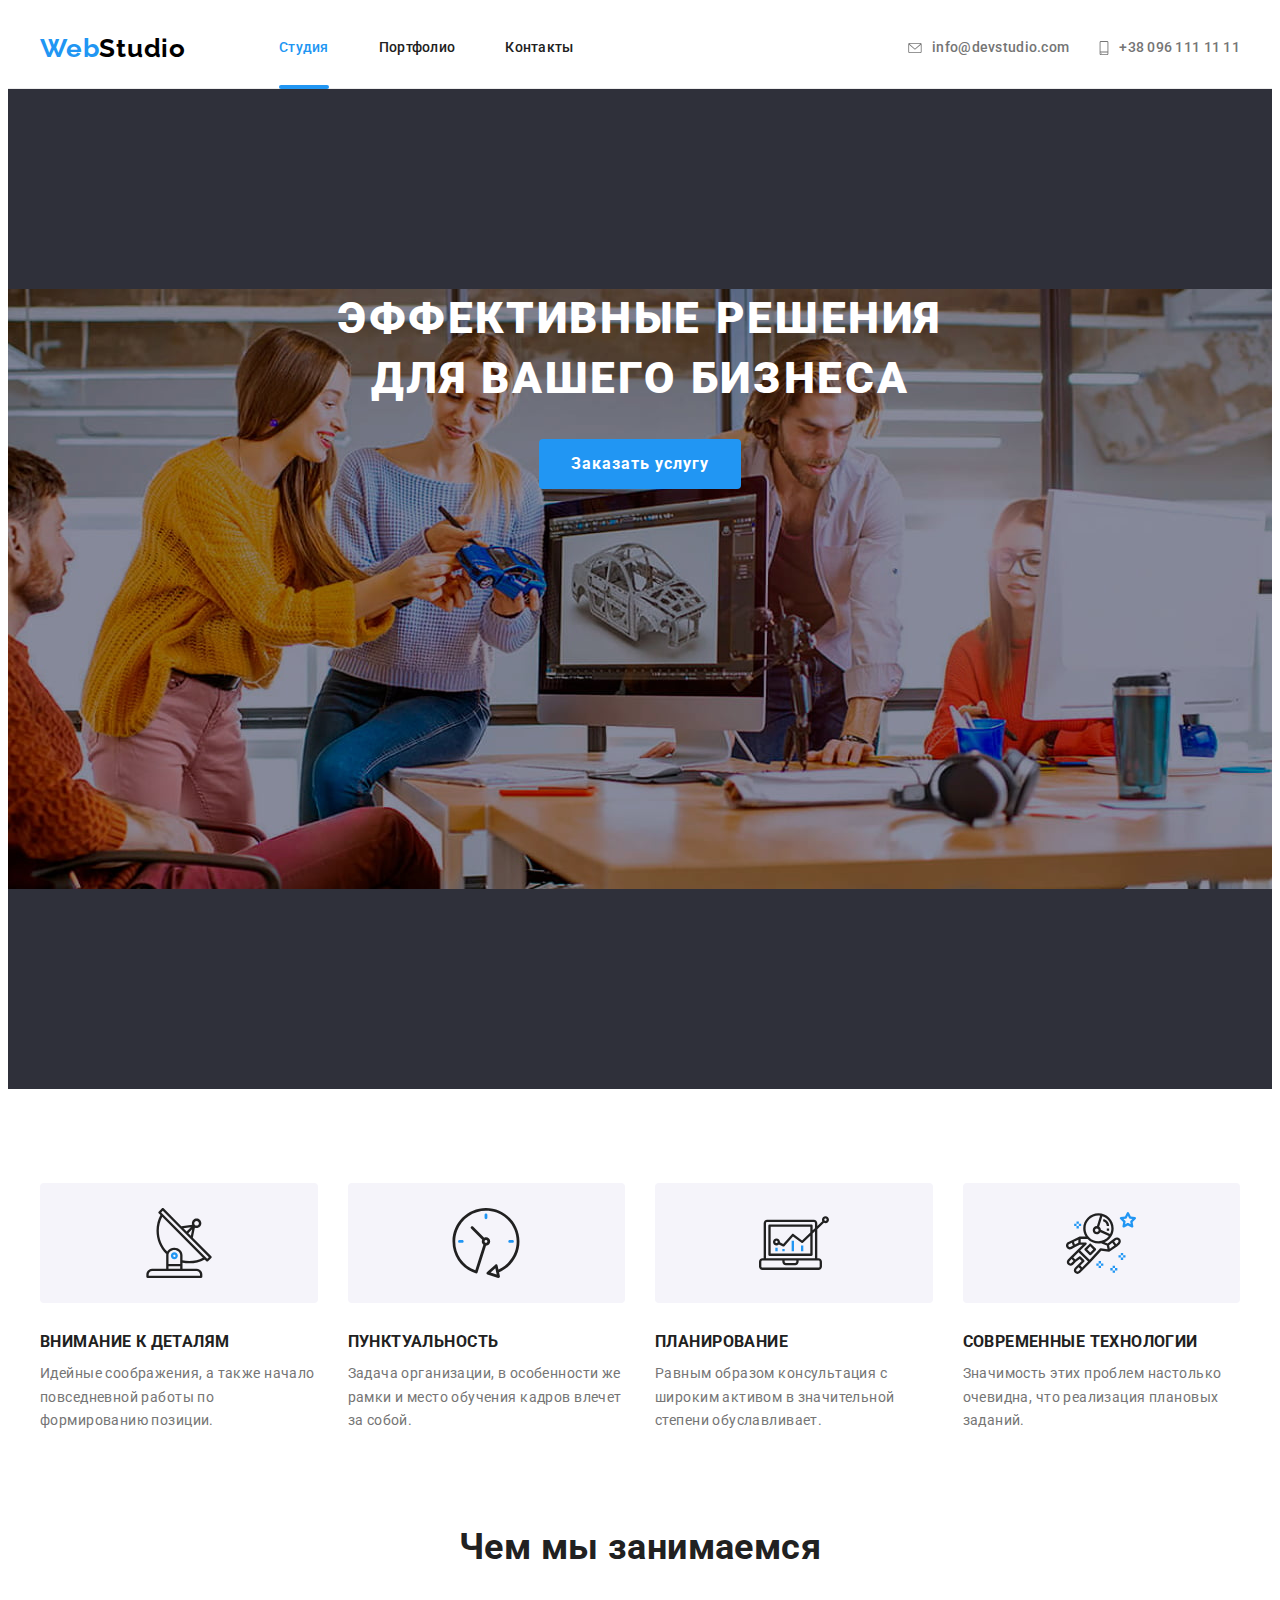
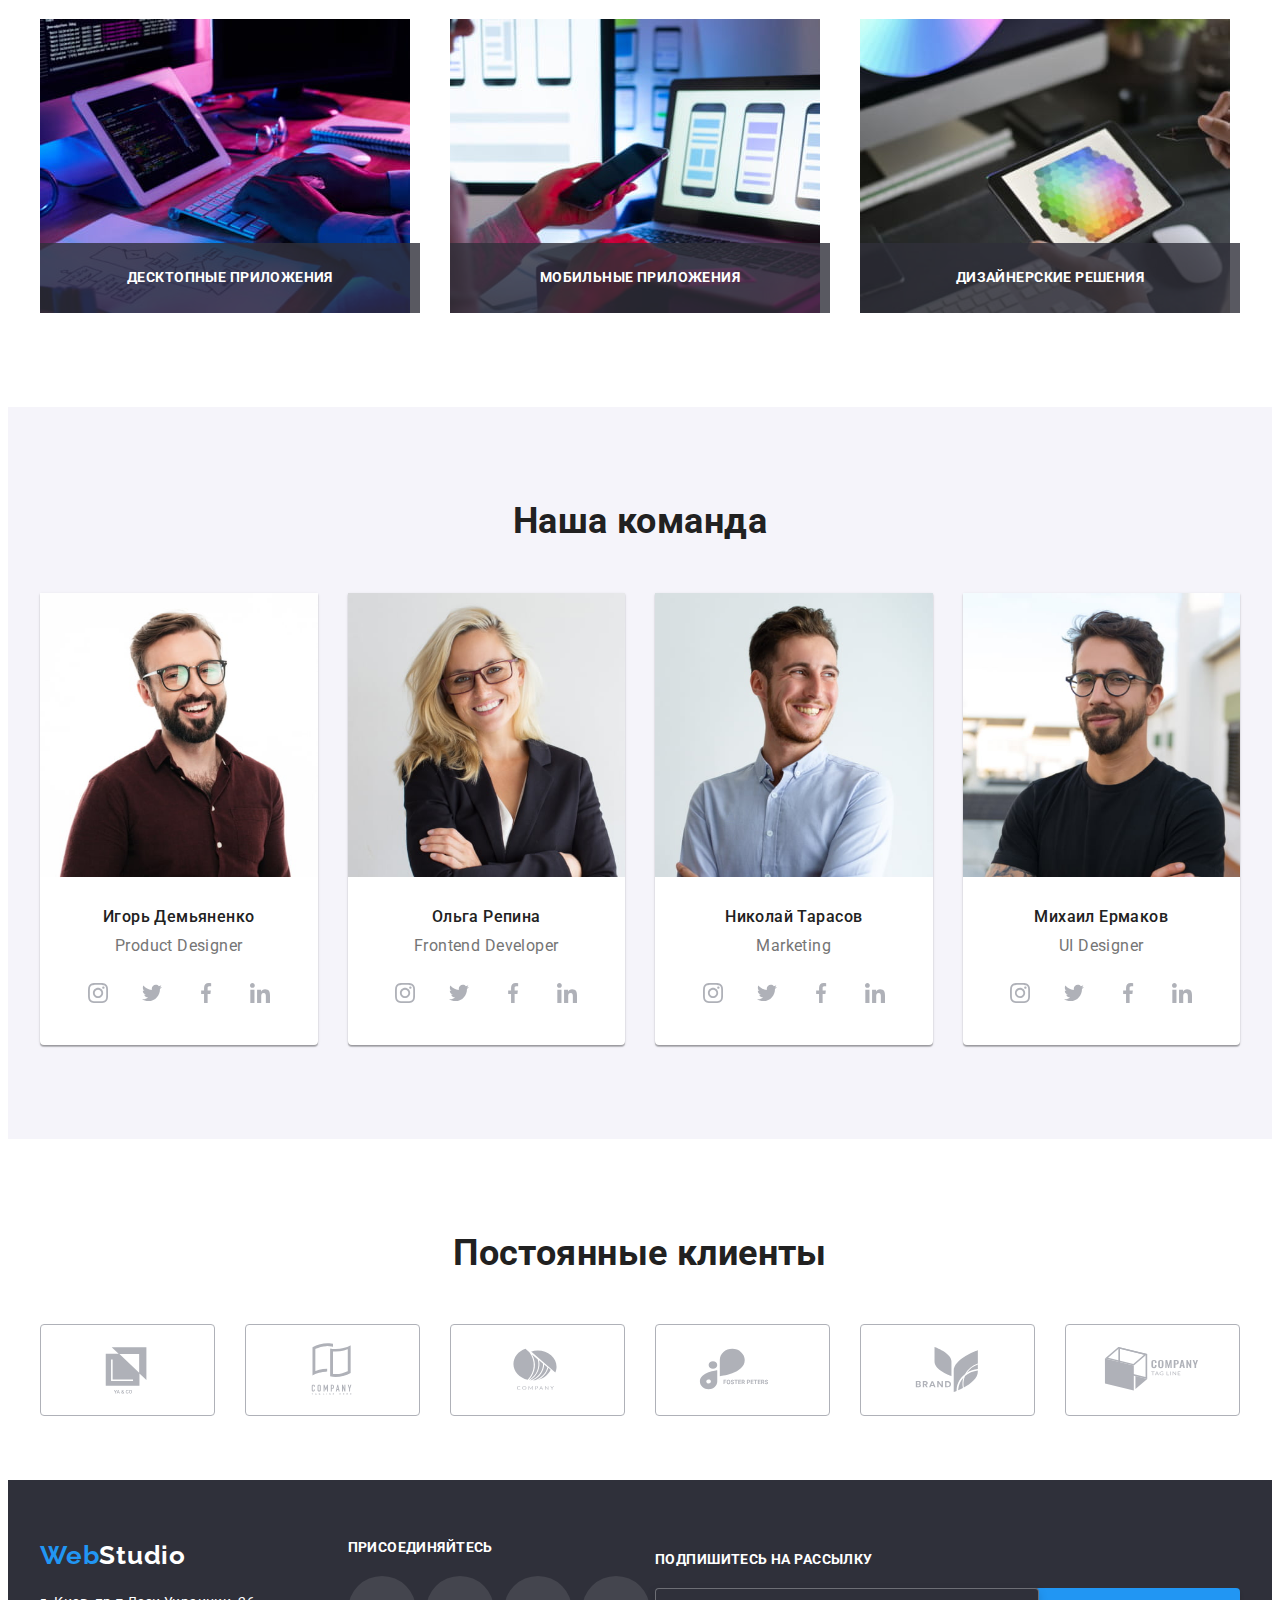
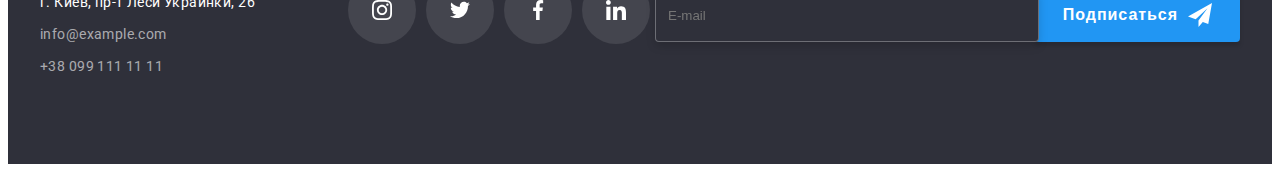
<file: index.html>
<!DOCTYPE html>
<html lang="ru">
  <head>
    <meta charset="UTF-8" />
    <meta http-equiv="X-UA-Compatible" content="IE=edge" />
    <meta name="viewport" content="width=device-width, initial-scale=1.0" />
    <title>WebStudio</title>
    <link rel="preconnect" href="https://fonts.gstatic.com">
    <link href="https://fonts.googleapis.com/css2?family=Raleway:wght@700&family=Roboto:wght@400;500;700;900&display=swap"
      rel="stylesheet">
    <link rel="stylesheet" href="https://cdnjs.cloudflare.com/ajax/libs/modern-normalize/1.0.0/modern-normalize.min.css"
      integrity="sha512-ISS7cAi1PEhQ8jnbJpJZMd29NlhNj4AWYyLOSp2CE/CsHxTCu+r+t0D2yoJudVrd0/8fTVPUVDzY5Tvli75u/g=="
      crossorigin="anonymous" />
    <link rel="stylesheet" href="./css/main.min.css" />
  </head>
  <body>

    <!-- header -->

    <header class="header">
      <div class="container header__container">
        <a class="logo" href="./index.html"
          ><span class="accent-logo">Web</span>Studio</a
        >
        <button
          class="menu-button"
          type="button"
          data-menu-button
        >
          <svg class="menu-button__svg">
            <use
              class="menu-button__icon-menu"
              href="./img/icons.svg#menu"
            ></use>
            <use
              class="mobile-menu__close"
              href="./img/icons.svg#cross"
            ></use>
          </svg>
        </button>

        <div class="menu-top" id="menu-content" data-menu>
          <nav class="nav-menu">
            <ul class="nav__list">
              <li class="nav__item">
                <a
                  class="nav__link active"
                  href="./index.html"
                  >Студия</a
                >
              </li>

              <li class="nav__item">
                <a class="nav__link" href="./portfolio.html">Портфолио</a>
              </li>

              <li class="nav__item">
                <a class="nav__link" href="">Контакты</a>
              </li>
            </ul>
          </nav>

          <ul class="contacts__list">

            <li class="contacts__item">
              <a class="contacts__link" href="mailto:info@devstudio.com">
                <svg class="contacts__icon" width="14" height="10">
                  <use href="./img/icons.svg#envelope"></use>
                </svg>info@devstudio.com</a>
            </li>

            <li class="contacts__item">
              <a class="contacts__link" href="tel:+38096111111">
                <svg class="contacts__icon" width="10" height="14">
                  <use href="./img/icons.svg#smartphone"></use>
                </svg>+38 096 111 11 11</a>
            </li>

           
            
          </ul>

          <ul class="social-menu">
            <li class="social-menu__item social-menu__border">
              <a
                class="social-menu__link"
                href="https://instagram.com"
                >Instagram</a
              >
            </li>
            <li class="social-menu__item social-menu__border">
              <a
                class="social-menu__link"
                href="https://twitter.com"
                >Twitter</a
              >
            </li>
            <li class="social-menu__item social-menu__border">
              <a
                class="social-menu__link"
                href="https://facebook.com"
                >Facebook</a
              >
            </li>
            <li class="social-menu__item">
              <a
                class="social-menu__link"
                href="https://linkedin.com"
                >LinkedIn</a
              >
            </li>
          </ul>
        </div>
      </div>
    </header>
    <main>

      <!-- hero -->

      <section class="hero__background">
        <div class="container">
          <h1 class="hero__title">Эффективные решения для вашего бизнеса</h1>
          <button class="hero__btn" type="button" data-modal-open>
            Заказать услугу
          </button>
        </div>
      </section>

      <!-- features -->

      <section class="section">
        <div class="container">
          <h2 class="visually-hidden">Особенности</h2>
          <ul class="features">
            <li class="features__item">
              <div class="features__icon-box">
                <svg width= "70px" height= "70px">
                  <use
                    href="./img/icons.svg#antenna"
                    width="70"
                    height="70"
                  ></use>
                </svg>
              </div>
              <h3 class="features__title">Внимание к деталям</h3>
              <p class="features__text">
                Идейные соображения, а также начало повседневной работы по
                формированию позиции.
              </p>
            </li>
            <li class="features__item">
              <div class="features__icon-box">
                <svg width= "70px" height= "70px">
                  <use
                    href="./img/icons.svg#clock"
                    width="70"
                    height="70"
                  ></use>
                </svg>
              </div>
              <h3 class="features__title">Пунктуальность</h3>
              <p class="features__text">
                Задача организации, в особенности же рамки и место обучения
                кадров влечет за собой.
              </p>
            </li>
            <li class="features__item">
              <div class="features__icon-box">
                <svg width= "70px" height= "70px">
                  <use
                    href="./img/icons.svg#diagram"
                    width="70"
                    height="70"
                  ></use>
                </svg>
              </div>
              <h3 class="features__title">Планирование</h3>
              <p class="features__text">
                Равным образом консультация с широким активом в значительной
                степени обуславливает.
              </p>
            </li>
            <li class="features__item">
              <div class="features__icon-box">
                <svg width= "70px" height= "70px">
                  <use
                    href="./img/icons.svg#astronaut"
                    width="70"
                    height="70"
                  ></use>
                </svg>
              </div>
              <h3 class="features__title">Современные технологии</h3>
              <p class="features__text">
                Значимость этих проблем настолько очевидна, что реализация
                плановых заданий.
              </p>
            </li>
          </ul>
        </div>
      </section>

      <!-- occupation -->

        <section class="occupation">
          <div class="container">
            <h2 class="section-title">
              Чем мы занимаемся
            </h2>
            <ul class="occupation__list">
              <li class="occupation__item">
                <img srcset="
                                  ./img/services/s1-1.jpg  1x,
                                  ./img/services/s1-2.jpg  2x,
                                  ./img/services/s1-3.jpg 3x
                                " src="./img/services/s1-1.jpg" alt="Десктопные приложения" width="370" height="294" />
                <p class="occupation__text">Десктопные приложения</p>
              </li>
              <li class="occupation__item">
                <img srcset="
                                  ./img/services/s2-1.jpg  1x,
                                  ./img/services/s2-2.jpg  2x,
                                  ./img/services/s2-3.jpg 3x
                                " src="./img/services/s2-1.jpg"
                  alt="Мобильные приложения" width="370" height="294" />
                <p class="occupation__text">Мобильные приложения</p>
              </li>
              <li class="occupation__item">
                <img srcset="
                                  ./img/services/s3-1.jpg  1x,
                                  ./img/services/s3-2.jpg  2x,
                                  ./img/services/s3-3.jpg 3x
                                " src="./img/services/s3-1.jpg" alt="Дизайнерские решения" width="370" height="294" />
                <p class="occupation__text">Дизайнерские решения</p>
              </li>
            </ul>
        
          </div>
        </section>
      
      <!-- Our team  -->

      <section class="our-team section">
        <div class="container">
          <h2 class="section-title">Наша команда</h2>
          <ul class="our-team__list">
            <li class="our-team__item">
              <img 
                srcset="
                  ./img/team/t1-1.jpg  1x,
                  ./img/team/t1-2.jpg  2x,
                  ./img/team/t1-3.jpg 3x
                "
                src="./img/team/t1-1.jpg"
                alt="Игорь Демьяненко Product Designer"
                width="450"
              />
              <h3 class="our-team__title">Игорь Демьяненко</h3>
              <p class="our-team__text" lang="en">Product Designer</p>
              <ul class="social-contact">
                <li class="social-contact__item">
                  <a
                    class="social-contact__link link"
                    href="https://instagram.com"
                  >
                    <svg class="social-contact__icon" width="20" height="20">
                      <use href="./img/icons.svg#instagram"></use>
                    </svg>
                  </a>
                </li>

                <li class="social-contact__item">
                  <a
                    class="social-contact__link link"
                    href="https://twitter.com"
                  >
                    <svg class="social-contact__icon" width="20" height="20">
                      <use href="./img/icons.svg#twitter"></use>
                    </svg>
                  </a>
                </li>

                <li class="social-contact__item">
                  <a
                    class="social-contact__link link"
                    href="https://facebook.com"
                  >
                    <svg class="social-contact__icon" width="20" height="20">
                      <use href="./img/icons.svg#facebook"></use>
                    </svg>
                  </a>
                </li>

                <li class="social-contact__item">
                  <a
                    class="social-contact__link link"
                    href="https://linkedin.com"
                  >
                    <svg class="social-contact__icon" width="20" height="20">
                      <use href="./img/icons.svg#linkedin"></use>
                    </svg>
                  </a>
                </li>
              </ul>
            </li>
            <li class="our-team__item">
              <img 
                srcset="
                  ./img/team/t2-1.jpg  1x,
                  ./img/team/t2-2.jpg  2x,
                  ./img/team/t2-3.jpg 3x
                "
                src="./img/team/t2-1.jpg"
                alt="Ольга Репина Frontend Developer"
                width="450"
              />
              <h3 class="our-team__title">Ольга Репина</h3>
              <p class="our-team__text" lang="en">Frontend Developer</p>
              <ul class="social-contact">
                <li class="social-contact__item">
                  <a
                    class="social-contact__link link"
                    href="https://instagram.com"
                  >
                    <svg class="social-contact__icon" width="20" height="20">
                      <use href="./img/icons.svg#instagram"></use>
                    </svg>
                  </a>
                </li>

                <li class="social-contact__item">
                  <a
                    class="social-contact__link link"
                    href="https://twitter.com"
                  >
                    <svg class="social-contact__icon" width="20" height="20">
                      <use href="./img/icons.svg#twitter"></use>
                    </svg>
                  </a>
                </li>

                <li class="social-contact__item">
                  <a
                    class="social-contact__link link"
                    href="https://facebook.com"
                  >
                    <svg class="social-contact__icon" width="20" height="20">
                      <use href="./img/icons.svg#facebook"></use>
                    </svg>
                  </a>
                </li>

                <li class="social-contact__item">
                  <a
                    class="social-contact__link link"
                    href="https://linkedin.com"
                  >
                    <svg class="social-contact__icon" width="20" height="20">
                      <use href="./img/icons.svg#linkedin"></use>
                    </svg>
                  </a>
                </li>
              </ul>
            </li>
            <li class="our-team__item">
              <img 
                srcset="
                  ./img/team/t3-1.jpg  1x,
                  ./img/team/t3-2.jpg  2x,
                  ./img/team/t3-3.jpg 3x
                "
                src="./img/team/t3-1.jpg"
                alt="Николай Тарасов Marketing"
                width="450"
              />
              <h3 class="our-team__title">Николай Тарасов</h3>
              <p class="our-team__text" lang="en">Marketing</p>
              <ul class="social-contact">
                <li class="social-contact__item">
                  <a
                    class="social-contact__link link"
                    href="https://instagram.com"
                  >
                    <svg class="social-contact__icon" width="20" height="20">
                      <use href="./img/icons.svg#instagram"></use>
                    </svg>
                  </a>
                </li>

                <li class="social-contact__item">
                  <a
                    class="social-contact__link link"
                    href="https://twitter.com"
                  >
                    <svg class="social-contact__icon" width="20" height="20">
                      <use href="./img/icons.svg#twitter"></use>
                    </svg>
                  </a>
                </li>

                <li class="social-contact__item">
                  <a
                    class="social-contact__link link"
                    href="https://facebook.com"
                  >
                    <svg class="social-contact__icon" width="20" height="20">
                      <use href="./img/icons.svg#facebook"></use>
                    </svg>
                  </a>
                </li>

                <li class="social-contact__item">
                  <a
                    class="social-contact__link link"
                    href="https://linkedin.com"
                  >
                    <svg class="social-contact__icon" width="20" height="20">
                      <use href="./img/icons.svg#linkedin"></use>
                    </svg>
                  </a>
                </li>
              </ul>
            </li>
            <li class="our-team__item">
              <img 
                srcset="
                  ./img/team/t4-1.jpg  1x,
                  ./img/team/t4-2.jpg  2x,
                  ./img/team/t4-3.jpg 3x
                "
                src="./img/team/t4-1.jpg"
                alt="Михаил Ермаков UI Designer"
                width="450"
              />
              <h3 class="our-team__title">Михаил Ермаков</h3>
              <p class="our-team__text" lang="en">UI Designer</p>
              <ul class="social-contact">
                <li class="social-contact__item">
                  <a
                    class="social-contact__link link"
                    href="https://instagram.com"
                  >
                    <svg class="social-contact__icon" width="20" height="20">
                      <use href="./img/icons.svg#instagram"></use>
                    </svg>
                  </a>
                </li>

                <li class="social-contact__item">
                  <a
                    class="social-contact__link link"
                    href="https://twitter.com"
                  >
                    <svg class="social-contact__icon" width="20" height="20">
                      <use href="./img/icons.svg#twitter"></use>
                    </svg>
                  </a>
                </li>

                <li class="social-contact__item">
                  <a
                    class="social-contact__link link"
                    href="https://facebook.com"
                  >
                    <svg class="social-contact__icon" width="20" height="20">
                      <use href="./img/icons.svg#facebook"></use>
                    </svg>
                  </a>
                </li>

                <li class="social-contact__item">
                  <a
                    class="social-contact__link link"
                    href="https://linkedin.com"
                  >
                    <svg class="social-contact__icon" width="20" height="20">
                      <use href="./img/icons.svg#linkedin"></use>
                    </svg>
                  </a>
                </li>
              </ul>
            </li>
          </ul>
        </div>
      </section>

      <!-- Regular customers -->

      <section class="section">
        <div class="container">
          <h2 class="section-title">
            Постоянные клиенты
          </h2>
          <ul class="customers__list">
            <li class="customers__item">
              <a class="customers__link" href="#">
                <svg class="customers__logo">
                  <use href="./img/icons.svg#co1"></use>
                </svg>
              </a>
            </li>
            <li class="customers__item">
              <a class="customers__link" href="#">
                <svg class="customers__logo">
                  <use href="./img/icons.svg#co2"></use>
                </svg>
              </a>
            </li>
            <li class="customers__item">
              <a class="customers__link" href="#">
                <svg class="customers__logo">
                  <use href="./img/icons.svg#co3"></use>
                </svg>
              </a>
            </li>
            <li class="customers__item">
              <a class="customers__link" href="#">
                <svg class="customers__logo">
                  <use href="./img/icons.svg#co4"></use>
                </svg>
              </a>
            </li>
            <li class="customers__item">
              <a class="customers__link" href="#">
                <svg class="customers__logo">
                  <use href="./img/icons.svg#co5"></use>
                </svg>
              </a>
            </li>
            <li class="customers__item">
              <a class="customers__link" href="#">
                <svg class="customers__logo">
                  <use href="./img/icons.svg#co6"></use>
                </svg>
              </a>
            </li>
      
      
          </ul>
        </div>
      
      </section>
    
    </main>

    <!-- footer -->

    <footer class="footer">
      <div class="container footer-calc">
        <div class="footer-left-side">
          <div class="bottom-section">
            <a class="footer__logo logo" href="/"
              ><span class="accent-logo">Web</span>Studio</a
            >
            <address>
              <ul>
                <li class="address__item address-style">
                  г. Киев, пр-т Леси Украинки, 26
                </li>
                <li>
                  <a
                    class="address__link"
                    href="mailto:info@example.com"
                    >info@example.com</a
                  >
                </li>

                <li>
                  <a class="address__link" href="tel:+380991111111"
                    >+38 099 111 11 11</a
                  >
                </li>
              </ul>
            </address>
          </div>
          <div class="join">
            <p class="footer-title">Присоединяйтесь</p>
            <ul class="social-contacts">
              <li class="social-contacts__item">
                <a
                  class="social-contacts__link"
                  href="https://instagram.com"
                >
                  <svg class="social-contacts__icon" width="20" height="20">
                    <use href="./img/icons.svg#instagram"></use>
                  </svg>
                </a>
              </li>

              <li class="social-contacts__item">
                <a
                  class="social-contacts__link"
                  href="https://twitter.com"
                >
                  <svg class="social-contacts__icon" width="20" height="20">
                    <use href="./img/icons.svg#twitter"></use>
                  </svg>
                </a>
              </li>

              <li class="social-contacts__item">
                <a
                  class="social-contacts__link"
                  href="https://facebook.com"
                >
                  <svg class="social-contacts__icon" width="20" height="20">
                    <use href="./img/icons.svg#facebook"></use>
                  </svg>
                </a>
              </li>

              <li class="social-contacts__item">
                <a
                  class="social-contacts__link"
                  href="https://linkedin.com"
                >
                  <svg class="social-contacts__icon" width="20" height="20">
                    <use href="./img/icons.svg#linkedin"></use>
                  </svg>
                </a>
              </li>
            </ul>
          </div>
        </div>
        <div class="footer-right-side">
          <p class="footer-title">Подпишитесь на рассылку</p>
          <form class="footer__form">
            <label class="footer__label">
              <input
                class="footer__input"
                type="email"
                name="email"
                placeholder="E-mail"
              />
            </label>
            <button class="footer__btn" type="submit">
              Подписаться
              <svg class="footer__btn-icon">
                <use href="./img/icons.svg#send"></use>
              </svg>
            </button>
          </form>
        </div>
      </div>
    </footer>



    <div class="backdrop is-hidden" data-modal>
      <div class="modal">
        <button class="modal__btn-close" type="button" data-modal-close>
          <svg class="modal__btn-svg">
            <use href="./img/icons.svg#close"></use>
          </svg></button>
        <form class="modal__form" action="#">
          <p class="modal__head">
            Оставьте свои данные, мы вам перезвоним
          </p>
          <label class="modal__item">
            Имя
            <span class="modal__item-box">
              <input type="text" class="modal__input" name="user-name">
              <svg class="modal__icon">
                <use href="./img/icons.svg#mw-person"></use>
              </svg>
            </span>
          </label>
          <label class="modal__item">
            Телефон
            <span class="modal__item-box">
              <input type="tel" class="modal__input" name="user-phone">
              <svg class="modal__icon">
                <use href="./img/icons.svg#mw-phone"></use>
              </svg>
            </span>
          </label>
          <label class="modal__item">
            Почта
            <span class="modal__item-box">
              <input type="email" class="modal__input" name="user-email">
              <svg class="modal__icon">
                <use href="./img/icons.svg#mw-email"></use>
              </svg>
            </span>
          </label>
          <label class="modal__item">
            Комментарий
            <textarea name="user-message" class="modal__message" placeholder="Введите текст"></textarea>
          
          <div class="agreement-field">
            <label class="agreement-field__label">
              <input class="agreement-field__input" type="checkbox" name="agreement" />
              <svg class="agreement-field__icon">
                <use href="./img/icons.svg#tick"></use>
              </svg>
              Соглашаюсь с рассылкой и принимаю
            </label>
            <a class="agreement-field__link" href="./">Условия договора</a>
          </div>
          <div class="modal-submit">
            <button type="submit" class="modal__submit-btn">Отправить</button>
          </div>
          
    
        </form>
      </div>
    
    </div>
    
    <script src="./js/menu.js"></script>
    <script src="./js/modal.js"></script>
  </body>
</html>
</file>
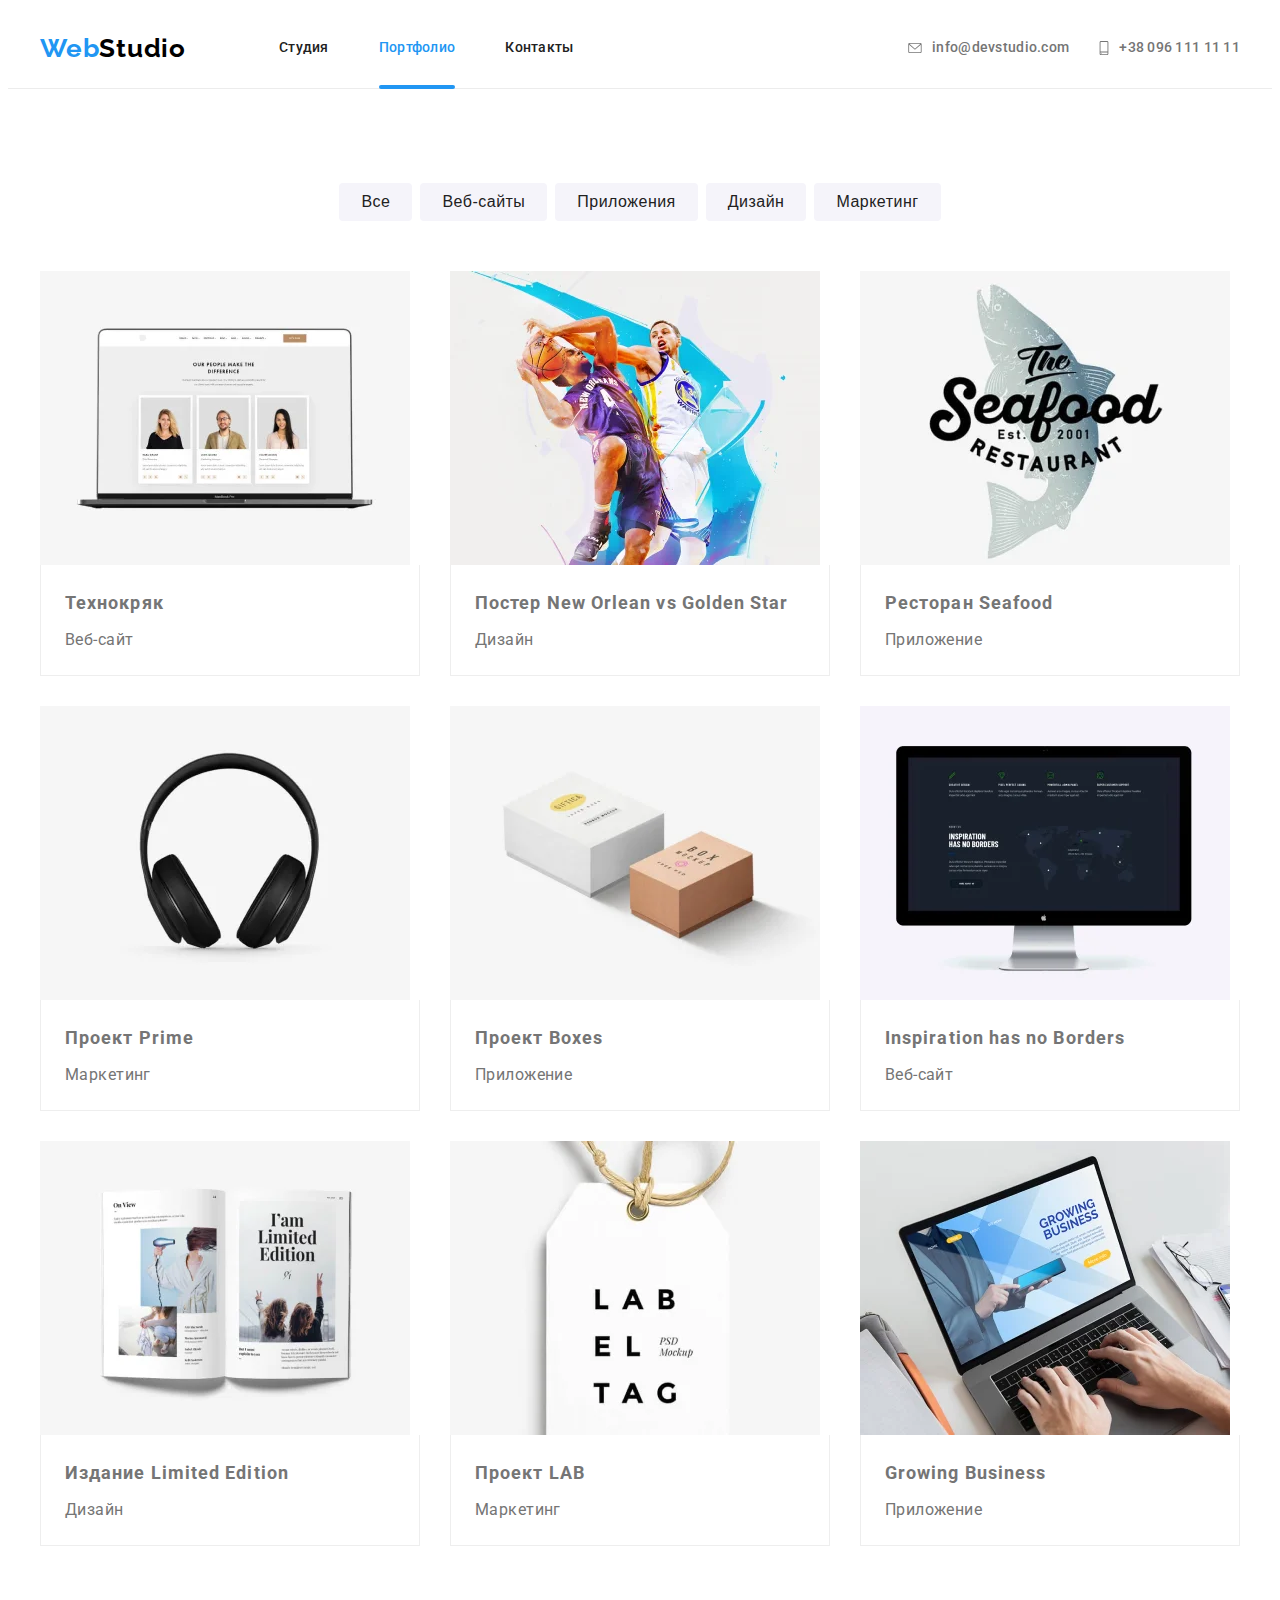
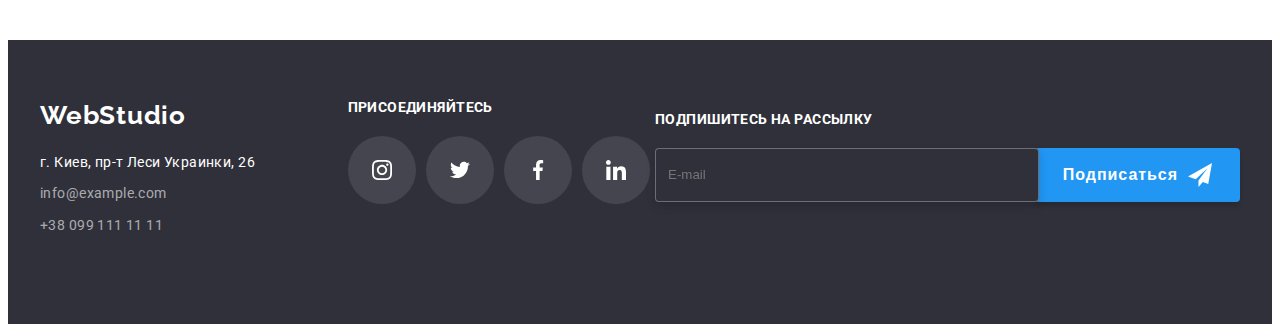
<file: portfolio.html>
<!DOCTYPE html>
<html lang="ru">
  <head>
    <meta charset="UTF-8" />
    <meta http-equiv="X-UA-Compatible" content="IE=edge" />
    <meta name="viewport" content="width=device-width, initial-scale=1.0" />
    <title>WebStudio</title>
    <link rel="preconnect" href="https://fonts.gstatic.com">
    <link href="https://fonts.googleapis.com/css2?family=Raleway:wght@700&family=Roboto:wght@400;500;700;900&display=swap"
      rel="stylesheet">
    <link rel="stylesheet" href="https://cdnjs.cloudflare.com/ajax/libs/modern-normalize/1.0.0/modern-normalize.min.css"
      integrity="sha512-ISS7cAi1PEhQ8jnbJpJZMd29NlhNj4AWYyLOSp2CE/CsHxTCu+r+t0D2yoJudVrd0/8fTVPUVDzY5Tvli75u/g=="
      crossorigin="anonymous" />
    <link rel="stylesheet" href="./css/main.min.css" />
  </head>
  <body>
    <!-- Header section -->
    <header class="header">
      <div class="container header__container">
        <a class="logo" href="./index.html"><span class="accent-logo">Web</span>Studio</a>
        <button class="menu-button" type="button" data-menu-button>
          <svg class="menu-button__svg">
            <use class="menu-button__icon-menu" href="./img/icons.svg#menu"></use>
            <use class="mobile-menu__close" href="./img/icons.svg#cross"></use>
          </svg>
        </button>
    
        <div class="menu-top" id="menu-content" data-menu>
          <nav class="nav-menu">
            <ul class="nav__list">
              <li class="nav__item">
                <a class="nav__link" href="./index.html">Студия</a>
              </li>
    
              <li class="nav__item">
                <a class="nav__link active" href="./portfolio.html">Портфолио</a>
              </li>
    
              <li class="nav__item">
                <a class="nav__link" href="">Контакты</a>
              </li>
            </ul>
          </nav>
    
          <ul class="contacts__list">

            <li class="contacts__item">
              <a class="contacts__link" href="mailto:info@devstudio.com">
                <svg class="contacts__icon" width="14" height="10">
                  <use href="./img/icons.svg#envelope"></use>
                </svg>info@devstudio.com</a>
            </li>

            <li class="contacts__item">
              <a class="contacts__link" href="tel:+38096111111">
                <svg class="contacts__icon" width="10" height="14">
                  <use href="./img/icons.svg#smartphone"></use>
                </svg>+38 096 111 11 11</a>
            </li>
          </ul>
    
          <ul class="social-menu">
            <li class="social-menu__item social-menu__border">
              <a class="social-menu__link" href="https://instagram.com">Instagram</a>
            </li>
            <li class="social-menu__item social-menu__border">
              <a class="social-menu__link" href="https://twitter.com">Twitter</a>
            </li>
            <li class="social-menu__item social-menu__border">
              <a class="social-menu__link" href="https://facebook.com">Facebook</a>
            </li>
            <li class="social-menu__item">
              <a class="social-menu__link" href="https://linkedin.com">LinkedIn</a>
            </li>
          </ul>
        </div>
      </div>
    </header>
    <main>
      <section class="section">

        <div class="container">
          <h1 class="visually-hidden">
            Портфолио
          </h1>
          
          <ul class="portfolio__list-btn">
            <li class="portfolio__item-btn">
              <button class="portfolio__button" type="button">Все</button>
            </li>
            <li class="portfolio__item-btn">
              <button class="portfolio__button" type="button">Веб-сайты</button>
            </li>
            <li class="portfolio__item-btn">
              <button class="portfolio__button" type="button">Приложения</button>
            </li>
            <li class="portfolio__item-btn">
              <button class="portfolio__button" type="button">Дизайн</button>
            </li>
            <li class="portfolio__item-btn">
              <button class="portfolio__button" type="button">Маркетинг</button>
            </li>
          </ul>

          
          <ul class="portfolio-card__list">
            <li class="portfolio-card__item">
              <a class="portfolio-card__link" href="#">
                <div class="portfolio-card__img-box">
                  <p class="portfolio-card__hidden-text">
                    Технокряк это современная площадка распространения
                    коронавируса. Компании используют эту платформу для
                    цифрового шпионажа и атак на защищённые сервера конкурентов.
                  </p>
                  <picture>
                    <source
                      srcset="
                        ./img/portfolio/p11.webp   370w,
                        ./img/portfolio/p12.webp   740w,
                        ./img/portfolio/p13.webp 1110w
                      "
                      type="image/webp"
                      media="(min-width: 1200px)"
                      sizes="(min-width: 1200px) 370px, 100vw"
                    />

                    <source
                      srcset="
                        ./img/portfolio/p11.jpg   370w,
                        ./img/portfolio/p12.jpg   740w,
                        ./img/portfolio/p13.jpg 1110w
                      "
                      media="(min-width: 1200px)"
                      sizes="(min-width: 1200px) 370px, 100vw"
                    />

                    <source
                      srcset="
                        ./img/portfolio/t11.webp   354w,
                        ./img/portfolio/t12.webp   708w,
                        ./img/portfolio/t13.webp 1062w
                      "
                      type="image/webp"
                      media="(min-width: 768px)"
                      sizes="(min-width: 768px) 354px, 100vw"
                    />

                    <source
                      srcset="
                        ./img/portfolio/t11.jpg   354w,
                        ./img/portfolio/t12.jpg   708w,
                        ./img/portfolio/t13.jpg 1062w
                      "
                      media="(min-width: 768px)"
                      sizes="(min-width: 768px) 354px, 100vw"
                    />

                    <source
                      srcset="
                        ./img/portfolio/m11.webp   450w,
                        ./img/portfolio/m12.webp   900w,
                        ./img/portfolio/m13.webp 1350w
                      "
                      type="image/webp"
                      media="(max-width: 767px)"
                      sizes="(max-width: 767px) 450px, 100vw"
                    />

                    <img
                      srcset="
                        ./img/portfolio/m11.jpg   450w,
                        ./img/portfolio/m12.jpg   900w,
                        ./img/portfolio/m13.jpg 1350w
                      "
                      src="./img/portfolio/mobile/mobile-technokryak-450.jpg"
                      alt="технокряк"
                      media="(max-width: 767px)"
                      sizes="(max-width: 767px) 450px, 100vw"
                    />
                  </picture>
                </div>
                <div class="portfolio-card__bottom-box portfolio-card__bottom-box-first">
                  <h2 class="portfolio-card__title">Технокряк</h2>
                  <p class="portfolio-card__text">Веб-сайт</p>
                </div>
              </a>
            </li>

            <li class="portfolio-card__item">
              <a class="portfolio-card__link" href="#">
                <div class="portfolio-card__img-box">
                  <p class="portfolio-card__hidden-text">
                    Технокряк это современная площадка распространения
                    коронавируса. Компании используют эту платформу для
                    цифрового шпионажа и атак на защищённые сервера конкурентов.
                  </p>
                  <picture>
                    <source
                      srcset="
                        ./img/portfolio/p21.webp   370w,
                        ./img/portfolio/p22.webp   740w,
                        ./img/portfolio/p23.webp 1110w
                      "
                      type="image/webp"
                      media="(min-width: 1200px)"
                      sizes="(min-width: 1200px) 370px, 100vw"
                    />

                    <source
                      srcset="
                        ./img/portfolio/p21.jpg   370w,
                        ./img/portfolio/p22.jpg   740w,
                        ./img/portfolio/p23.jpg 1110w
                      "
                      media="(min-width: 1200px)"
                      sizes="(min-width: 1200px) 370px, 100vw"
                    />

                    <source
                      srcset="
                        ./img/portfolio/t21.webp   354w,
                        ./img/portfolio/t22.webp   708w,
                        ./img/portfolio/t23.webp 1062w
                      "
                      type="image/webp"
                      media="(min-width: 768px)"
                      sizes="(min-width: 768px) 354px, 100vw"
                    />

                    <source
                      srcset="
                        ./img/portfolio/t21.jpg   354w,
                        ./img/portfolio/t22.jpg   708w,
                        ./img/portfolio/t23.jpg 1062w
                      "
                      media="(min-width: 768px)"
                      sizes="(min-width: 768px) 354px, 100vw"
                    />

                    <source
                      srcset="
                        ./img/portfolio/m21.webp   450w,
                        ./img/portfolio/m22.webp   900w,
                        ./img/portfolio/m23.webp 1350w
                      "
                      type="image/webp"
                      media="(max-width: 767px)"
                      sizes="(max-width: 767px) 450px, 100vw"
                    />

                    <img
                      srcset="
                        ./img/portfolio/m21.jpg   450w,
                        ./img/portfolio/m22.jpg   900w,
                        ./img/portfolio/m23.jpg 1350w
                      "
                      src="./img/portfolio/mobile/mobile-poster-no-vs-gs-450.jpg"
                      alt="технокряк"
                      media="(max-width: 767px)"
                      sizes="(max-width: 767px) 450px, 100vw"
                    />
                  </picture>
                </div>
                <div class="portfolio-card__bottom-box">
                  <h2 class="portfolio-card__title">
                    Постер New Orlean vs Golden Star
                  </h2>
                  <p class="portfolio-card__text">Дизайн</p>
                </div>
              </a>
            </li>

            <li class="portfolio-card__item">
              <a class="portfolio-card__link" href="#">
                <div class="portfolio-card__img-box">
                  <p class="portfolio-card__hidden-text">
                    Технокряк это современная площадка распространения
                    коронавируса. Компании используют эту платформу для
                    цифрового шпионажа и атак на защищённые сервера конкурентов.
                  </p>
                  <picture>
                    <source
                      srcset="
                        ./img/portfolio/p31.webp   370w,
                        ./img/portfolio/p32.webp   740w,
                        ./img/portfolio/p33.webp 1110w
                      "
                      type="image/webp"
                      media="(min-width: 1200px)"
                      sizes="(min-width: 1200px) 370px, 100vw"
                    />

                    <source
                      srcset="
                        ./img/portfolio/p31.jpg   370w,
                        ./img/portfolio/p32.jpg   740w,
                        ./img/portfolio/p33.jpg 1110w
                      "
                      media="(min-width: 1200px)"
                      sizes="(min-width: 1200px) 370px, 100vw"
                    />

                    <source
                      srcset="
                        ./img/portfolio/t31.webp   354w,
                        ./img/portfolio/t32.webp   708w,
                        ./img/portfolio/t33.webp 1062w
                      "
                      type="image/webp"
                      media="(min-width: 768px)"
                      sizes="(min-width: 768px) 354px, 100vw"
                    />

                    <source
                      srcset="
                        ./img/portfolio/t31.jpg   354w,
                        ./img/portfolio/t32.jpg   708w,
                        ./img/portfolio/t33.jpg 1062w
                      "
                      media="(min-width: 768px)"
                      sizes="(min-width: 768px) 354px, 100vw"
                    />

                    <source
                      srcset="
                        ./img/portfolio/m31.webp   450w,
                        ./img/portfolio/m32.webp   900w,
                        ./img/portfolio/m33.webp 1350w
                      "
                      type="image/webp"
                      media="(max-width: 767px)"
                      sizes="(max-width: 767px) 450px, 100vw"
                    />

                    <img
                      srcset="
                        ./img/portfolio/m31.jpg   450w,
                        ./img/portfolio/m32.jpg   900w,
                        ./img/portfolio/mo33.jpg 1350w
                      "
                      src="./img/portfolio/mobile/mobile-seafood-restaurant-450.jpg"
                      alt="технокряк"
                      media="(max-width: 767px)"
                      sizes="(max-width: 767px) 450px, 100vw"
                    />
                  </picture>
                </div>
                <div class="portfolio-card__bottom-box">
                  <h2 class="portfolio-card__title">Ресторан Seafood</h2>
                  <p class="portfolio-card__text">Приложение</p>
                </div>
              </a>
            </li>

            <li class="portfolio-card__item">
              <a class="portfolio-card__link" href="#">
                <div class="portfolio-card__img-box">
                  <p class="portfolio-card__hidden-text">
                    Технокряк это современная площадка распространения
                    коронавируса. Компании используют эту платформу для
                    цифрового шпионажа и атак на защищённые сервера конкурентов.
                  </p>
                  <picture>
                    <source
                      srcset="
                        ./img/portfolio/p41.webp   370w,
                        ./img/portfolio/p42.webp   740w,
                        ./img/portfolio/p43.webp 1110w
                      "
                      type="image/webp"
                      media="(min-width: 1200px)"
                      sizes="(min-width: 1200px) 370px, 100vw"
                    />

                    <source
                      srcset="
                        ./img/portfolio/p41.jpg   370w,
                        ./img/portfolio/p42.jpg   740w,
                        ./img/portfolio/p43.jpg 1110w
                      "
                      media="(min-width: 1200px)"
                      sizes="(min-width: 1200px) 370px, 100vw"
                    />

                    <source
                      srcset="
                        ./img/portfolio/t41.webp   354w,
                        ./img/portfolio/t42.webp   708w,
                        ./img/portfolio/t43.webp 1062w
                      "
                      type="image/webp"
                      media="(min-width: 768px)"
                      sizes="(min-width: 768px) 354px, 100vw"
                    />

                    <source
                      srcset="
                        ./img/portfolio/t41.jpg   354w,
                        ./img/portfolio/t42.jpg   708w,
                        ./img/portfolio/t43.jpg 1062w
                      "
                      media="(min-width: 768px)"
                      sizes="(min-width: 768px) 354px, 100vw"
                    />

                    <source
                      srcset="
                        ./img/portfolio/m41.webp   450w,
                        ./img/portfolio/m42.webp   900w,
                        ./img/portfolio/m43.webp 1350w
                      "
                      type="image/webp"
                      media="(max-width: 767px)"
                      sizes="(max-width: 767px) 450px, 100vw"
                    />

                    <img
                      srcset="
                        ./img/portfolio/m41.jpg   450w,
                        ./img/portfolio/m42.jpg   900w,
                        ./img/portfolio/m43.jpg 1350w
                      "
                      src="./img/portfolio/mobile/mobile-project-prime-450.jpg"
                      alt="технокряк"
                      media="(max-width: 767px)"
                      sizes="(max-width: 767px) 450px, 100vw"
                    />
                  </picture>
                </div>
                <div class="portfolio-card__bottom-box">
                  <h2 class="portfolio-card__title">Проект Prime</h2>
                  <p class="portfolio-card__text">Маркетинг</p>
                </div>
              </a>
            </li>

            <li class="portfolio-card__item">
              <a class="portfolio-card__link" href="#">
                <div class="portfolio-card__img-box">
                  <p class="portfolio-card__hidden-text">
                    Технокряк это современная площадка распространения
                    коронавируса. Компании используют эту платформу для
                    цифрового шпионажа и атак на защищённые сервера конкурентов.
                  </p>
                  <picture>
                    <source
                      srcset="
                        ./img/portfolio/p51.webp,
                        ./img/portfolio/p52.webp   1x,
                        ./img/portfolio/p53.webp 2x
                      "
                      type="image/webp"
                      media="(min-width: 1200px)"
                      sizes="(min-width: 1200px) 370px, 100vw"
                    />

                    <source
                      srcset="
                        ./img/portfolio/p51.jpg,
                        ./img/portfolio/p52.jpg   1x,
                        ./img/portfolio/p53.jpg 2x
                      "
                      media="(min-width: 1200px)"
                      sizes="(min-width: 1200px) 370px, 100vw"
                    />

                    <source
                      srcset="
                        ./img/portfolio/t51.webp
                        ./img/portfolio/t52.webp   1x,
                        ./img/portfolio/t53.webp 2x
                      "
                      type="image/webp"
                      media="(min-width: 768px)"
                      sizes="(min-width: 768px) 354px, 100vw"
                    />

                    <source
                      srcset="
                        ./img/portfolio/t51.jpg,
                        ./img/portfolio/t52.jpg   1x,
                        ./img/portfolio/t53.jpg  2x
                      "
                      media="(min-width: 768px)"
                      sizes="(min-width: 768px) 354px, 100vw"
                    />

                    <source
                      srcset="
                        ./img/portfolio/m51.webp,
                        ./img/portfolio/m52.webp   1x,
                        ./img/portfolio/m53.webp 2x
                      "
                      type="image/webp"
                      media="(max-width: 767px)"
                      sizes="(max-width: 767px) 450px, 100vw"
                    />

                    <img
                      srcset="
                        ./img/portfolio/m51.jpg,
                        ./img/portfolio/m52.jpg   1x,
                        ./img/portfolio/m53.jpg 2x
                      "
                      src="./img/portfolio/mobile/mobile-project-boxes-450.jpg"
                      alt="технокряк"
                      media="(max-width: 767px)"
                      sizes="(max-width: 767px) 450px, 100vw"
                    />
                  </picture>
                </div>
                <div class="portfolio-card__bottom-box">
                  <h2 class="portfolio-card__title">Проект Boxes</h2>
                  <p class="portfolio-card__text">Приложение</p>
                </div>
              </a>
            </li>

            <li class="portfolio-card__item">
              <a class="portfolio-card__link" href="#">
                <div class="portfolio-card__img-box">
                  <p class="portfolio-card__hidden-text">
                    Технокряк это современная площадка распространения
                    коронавируса. Компании используют эту платформу для
                    цифрового шпионажа и атак на защищённые сервера конкурентов.
                  </p>
                  <picture>
                    <source
                      srcset="
                        ./img/portfolio/p61.webp,
                        ./img/portfolio/p62.webp   1x,
                        ./img/portfolio/p63.webp 2x
                      "
                      type="image/webp"
                      media="(min-width: 1200px)"
                      sizes="(min-width: 1200px) 370px, 100vw"
                    />

                    <source
                      srcset="
                        ./img/portfolio/p61.jpg,
                        ./img/portfolio/p62.jpg   1x,
                        ./img/portfolio/p63.jpg 2x
                      "
                      media="(min-width: 1200px)"
                      sizes="(min-width: 1200px) 370px, 100vw"
                    />

                    <source
                      srcset="
                        ./img/portfolio/t61.webp
                        ./img/portfolio/t62.webp   1x,
                        ./img/portfolio/t63.webp 2x
                      "
                      type="image/webp"
                      media="(min-width: 768px)"
                      sizes="(min-width: 768px) 354px, 100vw"
                    />

                    <source
                      srcset="
                        ./img/portfolio/t61.jpg
                        ./img/portfolio/t62.jpg   1x,
                        ./img/portfolio/t63.jpg 2x
                      "
                      media="(min-width: 768px)"
                      sizes="(min-width: 768px) 354px, 100vw"
                    />

                    <source
                      srcset="
                        ./img/portfolio/m61.webp,
                        ./img/portfolio/m62.webp   1x,
                        ./img/portfolio/m63.webp 2x
                      "
                      type="image/webp"
                      media="(max-width: 767px)"
                      sizes="(max-width: 767px) 450px, 100vw"
                    />

                    <img
                      srcset="
                        ./img/portfolio/m61.jpg,
                        ./img/portfolio/m62.jpg   1x,
                        ./img/portfolio/m63.jpg 2x
                      "
                      src="./img/portfolio/mobile/mobile-inspiration-hnb-450.jpg"
                      alt="технокряк"
                      media="(max-width: 767px)"
                      sizes="(max-width: 767px) 450px, 100vw"
                    />
                  </picture>
                </div>
                <div class="portfolio-card__bottom-box">
                  <h2 class="portfolio-card__title">Inspiration has no Borders</h2>
                  <p class="portfolio-card__text">Веб-сайт</p>
                </div>
              </a>
            </li>

            <li class="portfolio-card__item">
              <a class="portfolio-card__link" href="#">
                <div class="portfolio-card__img-box">
                  <p class="portfolio-card__hidden-text">
                    Технокряк это современная площадка распространения
                    коронавируса. Компании используют эту платформу для
                    цифрового шпионажа и атак на защищённые сервера конкурентов.
                  </p>
                  <picture>
                    <source
                      srcset="
                        ./img/portfolio/p71.webp,
                        ./img/portfolio/p72.webp   1x,
                        ./img/portfolio/p73.webp 2x
                      "
                      type="image/webp"
                      media="(min-width: 1200px)"
                      sizes="(min-width: 1200px) 370px, 100vw"
                    />

                    <source
                      srcset="
                        ./img/portfolio/p71.jpg,
                        ./img/portfolio/p72.jpg   1x,
                        ./img/portfolio/p73.jpg 2x
                      "
                      media="(min-width: 1200px)"
                      sizes="(min-width: 1200px) 370px, 100vw"
                    />

                    <source
                      srcset="
                        ./img/portfolio/t71.webp,
                        ./img/portfolio/t72.webp   1x,
                        ./img/portfolio/t73.webp 2x
                      "
                      type="image/webp"
                      media="(min-width: 768px)"
                      sizes="(min-width: 768px) 354px, 100vw"
                    />

                    <source
                      srcset="
                        ./img/portfolio/t71.jpg,
                        ./img/portfolio/t72.jpg   1x,
                        ./img/portfolio/t73.jpg 2x
                      "
                      media="(min-width: 768px)"
                      sizes="(min-width: 768px) 354px, 100vw"
                    />

                    <source
                      srcset="
                        ./img/portfolio/m71.webp,
                        ./img/portfolio/m72.webp   1x,
                        ./img/portfolio/m73.webp 2x
                      "
                      type="image/webp"
                      media="(max-width: 767px)"
                      sizes="(max-width: 767px) 450px, 100vw"
                    />

                    <img
                      srcset="
                        ./img/portfolio/m71.jpg,
                        ./img/portfolio/m72.jpg   1x,
                        ./img/portfolio/m73.jpg 2x
                      "
                      src="./img/portfolio/mobile/mobile-le-publication-450.jpg"
                      alt="технокряк"
                      media="(max-width: 767px)"
                      sizes="(max-width: 767px) 450px, 100vw"
                    />
                  </picture>
                </div>
                <div class="portfolio-card__bottom-box">
                  <h2 class="portfolio-card__title">Издание Limited Edition</h2>
                  <p class="portfolio-card__text">Дизайн</p>
                </div>
              </a>
            </li>

            <li class="portfolio-card__item">
              <a class="portfolio-card__link" href="#">
                <div class="portfolio-card__img-box">
                  <p class="portfolio-card__hidden-text">
                    Технокряк это современная площадка распространения
                    коронавируса. Компании используют эту платформу для
                    цифрового шпионажа и атак на защищённые сервера конкурентов.
                  </p>
                  <picture>
                    <source
                      srcset="
                        ./img/portfolio/p81.webp,
                        ./img/portfolio/p82.webp   1x,
                        ./img/portfolio/p83.webp 2x
                      "
                      type="image/webp"
                      media="(min-width: 1200px)"
                      sizes="(min-width: 1200px) 370px, 100vw"
                    />

                    <source
                      srcset="
                        ./img/portfolio/p81.jpg,
                        ./img/portfolio/p82.jpg   1x,
                        ./img/portfolio/p83.jpg 2x
                      "
                      media="(min-width: 1200px)"
                      sizes="(min-width: 1200px) 370px, 100vw"
                    />

                    <source
                      srcset="
                        ./img/portfolio/t81.webp,
                        ./img/portfolio/t82.webp   1x,
                        ./img/portfolio/t83.webp 2x
                      "
                      type="image/webp"
                      media="(min-width: 768px)"
                      sizes="(min-width: 768px) 354px, 100vw"
                    />

                    <source
                      srcset="
                        ./img/portfolio/t81.jpg,
                        ./img/portfolio/t82.jpg   1x,
                        ./img/portfolio/t83.jpg 2x
                      "
                      media="(min-width: 768px)"
                      sizes="(min-width: 768px) 354px, 100vw"
                    />

                    <source
                      srcset="
                        ./img/portfolio/m81.webp,
                        ./img/portfolio/m82.webp   1x,
                        ./img/portfolio/m83.webp 2x
                      "
                      type="image/webp"
                      media="(max-width: 767px)"
                      sizes="(max-width: 767px) 450px, 100vw"
                    />

                    <img
                      srcset="
                        ./img/portfolio/m81.jpg,
                        ./img/portfolio/m82.jpg   1x,
                        ./img/portfolio/m83.jpg 2x
                      "
                      src="./img/portfolio/mobile/mobile-project-lab-450.jpg"
                      alt="технокряк"
                      media="(max-width: 767px)"
                      sizes="(max-width: 767px) 450px, 100vw"
                    />
                  </picture>
                </div>
                <div class="portfolio-card__bottom-box">
                  <h2 class="portfolio-card__title">Проект LAB</h2>
                  <p class="portfolio-card__text">Маркетинг</p>
                </div>
              </a>
            </li>

            <li class="portfolio-card__item">
              <a class="portfolio-card__link" href="#">
                <div class="portfolio-card__img-box">
                  <p class="portfolio-card__hidden-text">
                    Технокряк это современная площадка распространения
                    коронавируса. Компании используют эту платформу для
                    цифрового шпионажа и атак на защищённые сервера конкурентов.
                  </p>
                  <picture>
                    <source
                      srcset="
                        ./img/portfolio/p91.webp,
                        ./img/portfolio/p92.webp   1x,
                        ./img/portfolio/p93.webp 2x
                      "
                      type="image/webp"
                      media="(min-width: 1200px)"
                      sizes="(min-width: 1200px) 370px, 100vw"
                    />

                    <source
                      srcset="
                        ./img/portfolio/p91.jpg,
                        ./img/portfolio/p92.jpg   1x,
                        ./img/portfolio/p93.jpg 2x
                      "
                      media="(min-width: 1200px)"
                      sizes="(min-width: 1200px) 370px, 100vw"
                    />

                    <source
                      srcset="
                        ./img/portfolio/t91.webp,
                        ./img/portfolio/t92.webp   1x,
                        ./img/portfolio/t93.webp 2x
                      "
                      type="image/webp"
                      media="(min-width: 768px)"
                      sizes="(min-width: 768px) 354px, 100vw"
                    />

                    <source
                      srcset="
                        ./img/portfolio/t91.jpg,
                        ./img/portfolio/t92.jpg   1x,
                        ./img/portfolio/t93.jpg 2x
                      "
                      media="(min-width: 768px)"
                      sizes="(min-width: 768px) 354px, 100vw"
                    />

                    <source
                      srcset="
                        ./img/portfolio/m91.webp,
                        ./img/portfolio/m92.webp  1x,
                        ./img/portfolio/m93.webp 2x
                      "
                      type="image/webp"
                      media="(max-width: 767px)"
                      sizes="(max-width: 767px) 450px, 100vw"
                    />

                    <img
                      srcset="
                        ./img/portfolio/m91.jpg,
                        ./img/portfolio/m92.jpg  1x,
                        ./img/portfolio/m93.jpg 2x
                      "
                      src="./img/portfolio/mobile/mobile-growing-business-450.jpg"
                      alt="технокряк"
                      media="(max-width: 767px)"
                      sizes="(max-width: 767px) 450px, 100vw"
                    />
                  </picture>
                </div>
                <div class="portfolio-card__bottom-box">
                  <h2 class="portfolio-card__title">Growing Business</h2>
                  <p class="portfolio-card__text">Приложение</p>
                </div>
              </a>
            </li>
          </ul>
        </div>
      </section>
    </main>
        <!-- footer -->
        
        <footer class="footer">
          <div class="container footer-calc">
            <div class="footer-left-side">
              <div class="bottom-section">
                <a class="footer__logo logo" href="/"><span class="logo__accent">Web</span>Studio</a>
                <address>
                  <ul>
                    <li class="address__item address-style">
                      г. Киев, пр-т Леси Украинки, 26
                    </li>
                    <li>
                      <a class="address__link" href="mailto:info@example.com">info@example.com</a>
                    </li>
        
                    <li>
                      <a class="address__link" href="tel:+380991111111">+38 099 111 11 11</a>
                    </li>
                  </ul>
                </address>
              </div>
              <div class="join">
                <p class="footer-title">Присоединяйтесь</p>
                <ul class="social-contacts">
                  <li class="social-contacts__item">
                    <a class="social-contacts__link" href="https://instagram.com">
                      <svg class="social-contacts__icon" width="20" height="20">
                        <use href="./img/icons.svg#instagram"></use>
                      </svg>
                    </a>
                  </li>
        
                  <li class="social-contacts__item">
                    <a class="social-contacts__link" href="https://twitter.com">
                      <svg class="social-contacts__icon" width="20" height="20">
                        <use href="./img/icons.svg#twitter"></use>
                      </svg>
                    </a>
                  </li>
        
                  <li class="social-contacts__item">
                    <a class="social-contacts__link" href="https://facebook.com">
                      <svg class="social-contacts__icon" width="20" height="20">
                        <use href="./img/icons.svg#facebook"></use>
                      </svg>
                    </a>
                  </li>
        
                  <li class="social-contacts__item">
                    <a class="social-contacts__link" href="https://linkedin.com">
                      <svg class="social-contacts__icon" width="20" height="20">
                        <use href="./img/icons.svg#linkedin"></use>
                      </svg>
                    </a>
                  </li>
                </ul>
              </div>
            </div>
            <div class="footer-right-side">
              <p class="footer-title">Подпишитесь на рассылку</p>
              <form class="footer__form">
                <label class="footer__label">
                  <input class="footer__input" type="email" name="email" placeholder="E-mail" />
                </label>
                <button class="footer__btn" type="submit">
                  Подписаться
                  <svg class="footer__btn-icon">
                    <use href="./img/icons.svg#send"></use>
                  </svg>
                </button>
              </form>
            </div>
          </div>
        </footer>

    <script src="./js/menu.js"></script>
  </body>
</html>
</file>
<file: css/main.min.css>
:root{--primary-text-color: #757575;--title-text-color: #212121;--accent-color: #2196f3;--primary-white-color: #ffffff;--cubic: cubic-bezier(0.4, 0, 0.2, 1)}.visually-hidden{position:absolute !important;clip:rect(1px 1px 1px 1px);clip:rect(1px, 1px, 1px, 1px);padding:0 !important;border:0 !important;height:1px !important;width:1px !important;overflow:hidden}* h1,h2,h3,h4,h5,h6,p,ul{margin:0;padding:0}img{display:block;max-width:100%;height:auto}body{background-color:#ffffff;color:#757575;font-family:Roboto, sans-serif;font-size:14px;line-height:1.71;letter-spacing:0.03em}body.modal-open{overflow:hidden}p{margin:0}ul{margin:0;padding:0;list-style-type:none}a{text-decoration:none}.container{margin-left:auto;margin-right:auto;padding-left:15px;padding-right:15px}@media screen and (min-width: 480px){.container{width:480px}}@media screen and (min-width: 768px){.container{width:768px}}@media screen and (min-width: 1200px){.container{width:1200px}}.section{padding-top:60px;padding-bottom:60px}@media screen and (min-width: 1200px){.section{padding-top:94px;padding-bottom:94px}}.section-title{text-align:center;margin-bottom:30px;font-weight:700;font-size:28px;line-height:1.18;color:var(--title-text-color)}@media screen and (min-width: 1200px){.section-title{margin-bottom:50px;font-size:36px;line-height:1.16}}.footer-title{margin-bottom:20px;font-weight:bold;font-size:14px;line-height:1.14;letter-spacing:0.03em;text-transform:uppercase;color:var(--primary-white-color)}.header{position:relative;border-bottom:1px solid #ececec}.header__container{display:flex;align-items:center}@media screen and (min-width: 768px){.header__container{justify-content:space-between}}@media screen and (min-width: 1200px){.header__container{justify-content:flex-start}}.logo{font-family:"Raleway", sans-serif;font-weight:bold;font-size:24px;line-height:28px;letter-spacing:0.03em;color:#000000;text-decoration:none}.accent-logo{color:var(--accent-color)}@media screen and (min-width: 1200px){.logo{margin-right:93px;font-size:26px;line-height:1.19}}@media screen and (max-width: 767px){.menu-top{display:none;position:absolute;top:0;right:0;width:100%;height:100vh;padding:48px 40px;background-color:#ffffff;overflow-y:scroll;z-index:2}.menu-top.is-open{display:block}}@media screen and (min-width: 768px){.menu-top{display:flex;align-items:center}}@media screen and (min-width: 1200px){.menu-top{display:contents}}@media screen and (max-width: 767px){.nav-menu{margin-bottom:302px}}@media screen and (min-width: 768px){.nav-menu{margin-right:84px}}@media screen and (min-width: 768px){.nav__list{display:flex}}@media screen and (max-width: 767px){.nav__item:not(:last-child){margin-bottom:32px}}@media screen and (min-width: 768px){.nav__item:not(:first-child){margin-left:50px}}@media screen and (min-width: 768px){.contacts__item{justify-items:start}}@media screen and (min-width: 1200px){.contacts__item:not(:first-child){margin-left:30px}}.nav__link{position:relative;color:var(--title-text-color);font-weight:500;font-size:40px;line-height:1.18;letter-spacing:0.02em;transition:color 250ms var(--cubic)}.nav__link:hover{color:var(--accent-color)}.active{color:#2196f3}@media screen and (min-width: 768px){.nav__link{display:block;padding-top:32px;padding-bottom:32px;font-size:14px;line-height:1.14}.active::after{content:"";position:absolute;bottom:0;left:0;transform:translateY(1px);width:100%;height:4px;border-radius:2px;background-color:#2196f3}}.contacts__list{display:flex;flex-direction:column;align-items:flex-start}@media screen and (min-width: 768px){.contacts__list{margin-left:auto}}@media screen and (min-width: 1200px){.contacts__list{flex-direction:row}}.contacts__link{display:flex;align-items:center;margin-bottom:64px;font-weight:500;font-size:24px;line-height:28px;letter-spacing:0.02em;color:#757575;text-decoration:none}@media screen and (min-width: 768px){.contacts__link{margin-bottom:10px;font-size:12px;line-height:1.17;transition:color 250ms var(--cubic)}.contacts__link:focus,.contacts__link:hover{color:var(--accent-color)}}@media screen and (min-width: 1200px){.contacts__link{margin-bottom:0;font-size:14px;line-height:1.14}}.contacts__icon{margin-right:8px;fill:currentColor}@media screen and (max-width: 767px){.contacts__icon{display:none}}@media screen and (min-width: 1200px){.contacts__icon{margin-right:10px}}.menu-button{display:inline-flex;margin-left:auto;padding:0;border:none;background-color:transparent;padding-top:10px;padding-bottom:10px;z-index:3}.menu-button__svg{width:40px;height:40px}@media screen and (max-width: 768px){.menu-button .mobile-menu__close{display:none}}@media screen and (max-width: 768px){.menu-button.is-open .mobile-menu__close{display:block}}@media screen and (max-width: 768px){.menu-button.is-open .menu-button__icon-menu{display:none}}@media screen and (min-width: 768px){.menu-button{display:none}}.social-menu{display:flex;margin-top:auto}@media screen and (min-width: 768px){.social-menu{display:none}}.social-menu__link{font-weight:500;font-size:18px;line-height:1.22;letter-spacing:0.02em;text-decoration:none;color:#2196f3}.social-menu__border::after{content:"";margin-left:10px;margin-right:10px;border-left:1px solid rgba(33,33,33,0.2)}.hero__background{text-align:center;margin:auto;padding:118px 0px;max-width:480px;height:400px;background-size:480px 400px;background-color:#2f303a;background-repeat:no-repeat;background-position:center;background-image:linear-gradient(to right, rgba(47,48,58,0.4), rgba(47,48,58,0.4)),url("../img/hero/bg-m.jpg")}@media (min-device-pixel-ratio: 2), (-webkit-min-device-pixel-ratio: 2), (min-resolution: 192dpi), (min-resolution: 2dppx){.hero__background{background-image:url("../img/hero/bg-m2x.jpg")}}@media screen and (min-width: 768px){.hero__background{max-width:768px;background-size:768px;background-image:url("../img/hero/bg-t.jpg")}}@media screen and (min-width: 768px) and (min-device-pixel-ratio: 2), screen and (min-width: 768px) and (-webkit-min-device-pixel-ratio: 2), screen and (min-width: 768px) and (min-resolution: 192dpi), screen and (min-width: 768px) and (min-resolution: 2dppx){.hero__background{background-image:url("../img/hero/bg-t2x.jpg")}}@media screen and (min-width: 1200px){.hero__background{padding:200px 0px;max-width:1600px;height:600px;background-size:1600px;background-image:url("../img/hero/bg-pc.jpg")}}@media screen and (min-width: 1200px) and (min-device-pixel-ratio: 2), screen and (min-width: 1200px) and (-webkit-min-device-pixel-ratio: 2), screen and (min-width: 1200px) and (min-resolution: 192dpi), screen and (min-width: 1200px) and (min-resolution: 2dppx){.hero__background{background-image:url("../img/hero/bg-pc2x.jpg")}}.hero__title{font-weight:900;margin:auto;max-width:360px;font-size:26px;line-height:1.62;letter-spacing:0.06em;color:var(--primary-white-color);text-transform:uppercase}@media screen and (min-width: 1200px){.hero__title{max-width:700px;font-size:44px;line-height:1.36}}.hero__btn{font-family:Roboto, sans-serif;font-weight:700;font-size:16px;line-height:1.87;letter-spacing:0.06em;margin-top:30px;padding:10px 32px;color:var(--primary-white-color);background-color:var(--accent-color);border-radius:4px;border:none;transition:color 250ms var(--cubic)}.hero__btn:hover,.hero__btn:focus{background:#188ce8;box-shadow:0px 4px 4px rgba(0,0,0,0.15);border-radius:4px}.features__list{margin-bottom:-30px}@media screen and (min-width: 768px){.features{display:flex;flex-wrap:wrap;margin-left:-30px}}@media screen and (min-width: 1200px){.features{margin-bottom:0}}.features__item{margin-bottom:30px}@media screen and (min-width: 768px){.features__item{margin-left:30px;flex-basis:calc((100% - 60px) / 2)}}@media screen and (min-width: 1200px){.features__item{margin-bottom:0;flex-basis:calc((100% - 120px) / 4)}}.features__icon-box{display:flex;justify-content:center;align-items:center;margin-bottom:30px;width:100%;height:120px;background-color:#f5f4fa;border-radius:4px}.features__title{margin-bottom:10px;color:#212121;font-weight:700;line-height:1.14;text-transform:uppercase;text-align:center}@media screen and (min-width: 768px){.features__title{text-align:start}}.features__text{font-size:14px;line-height:1.71;letter-spacing:0.03em}.occupation{margin-bottom:94px}@media screen and (max-width: 1199px){.occupation{display:none}}.occupation__list{display:flex;flex-wrap:wrap;list-style-type:none;margin-left:-30px}.occupation__item{position:relative;margin-left:30px;flex-basis:calc((100% / 3) - 30px)}.occupation__text{position:absolute;bottom:0;left:0;padding-top:27px;padding-bottom:27px;width:100%;color:var(--primary-white-color);background-color:rgba(47,48,58,0.8);font-weight:700;font-size:14px;line-height:1.14;text-align:center;letter-spacing:0.03em;text-transform:uppercase}.our-team{background-color:#f5f4fa}.our-team__list{margin-bottom:-30px;text-align:center}@media screen and (min-width: 768px){.our-team__list{display:flex;flex-wrap:wrap;margin-left:-30px}}.our-team__item{margin-bottom:30px;padding-bottom:30px;border-radius:4px;background-color:var(--primary-white-color);box-shadow:0px 1px 3px rgba(0,0,0,0.12),0px 1px 1px rgba(0,0,0,0.14),0px 2px 1px rgba(0,0,0,0.2);border-radius:0px 0px 4px 4px}@media screen and (min-width: 768px){.our-team__item{margin-left:30px;flex-basis:calc((100% - 60px) / 2)}}@media screen and (min-width: 1200px){.our-team__item{flex-basis:calc((100% - 120px) / 4)}}.our-team__title{margin-top:30px;margin-bottom:10px;font-weight:500;font-size:16px;line-height:1.19;color:var(--title-text-color)}.our-team__text{margin-bottom:16px;font-size:16px;line-height:1.19}.social-contact{display:inline-flex}.social-contact__item:not(:last-child){margin-right:10px}.social-contact__link{display:flex;justify-content:center;align-items:center;fill:#afb1b8;height:44px;width:44px;border-radius:50%;border:hidden;transition:background-color 250ms cubic-bezier(0.4, 0, 0.2, 1),fill 250ms cubic-bezier(0.4, 0, 0.2, 1)}.social-contact__link:hover,.social-contact__link:focus{background-color:#2196f3;fill:#ffffff}.customers__list{display:flex;flex-wrap:wrap;margin-left:-30px;margin-bottom:-30px}.customers__item{flex-basis:calc((100% - 60px) / 2);margin-left:30px;margin-bottom:30px}@media screen and (min-width: 768px){.customers__item{flex-basis:calc((100% - 90px) / 3)}}@media screen and (min-width: 1200px){.customers__item{margin-bottom:0;flex-basis:calc((100% - 180px) / 6)}}.customers__link{outline:none;display:flex;justify-content:center;align-items:center;fill:#afb1b8;height:90px;border:1px solid #afb1b8;border-radius:4px;transition:fill 250ms var(--cubic)}.customers__link:focus,.customers__link:hover{fill:var(--accent-color);border-color:var(--accent-color);box-sizing:border-box;border-radius:4px}.customers__logo{width:106px;height:60px}.footer{text-align:center;background-color:#2f303a}@media screen and (min-width: 1200px){.footer{text-align:start}}.footer-calc{display:flex;flex-direction:column;padding-top:60px;padding-bottom:60px}@media screen and (min-width: 1200px){.footer-calc{flex-direction:row;align-items:baseline}}@media screen and (min-width: 768px){.footer-left-side{display:flex;margin-bottom:60px}}@media screen and (min-width: 1200px){.footer-left-side{margin-bottom:0;flex-direction:row;width:calc((100% - 30px) / 2);align-items:baseline}}.bottom-section{margin:auto;width:231px;margin-bottom:60px}@media screen and (min-width: 738px){.bottom-section{margin:0;flex-basis:calc((100% - 30px) / 2)}}.footer__logo{display:block;margin-bottom:20px;text-align:center;color:var(--primary-white-color)}@media screen and (min-width: 1200px){.footer__logo{text-align:start}}.address-style{margin-bottom:8px;font-style:normal;font-weight:normal;font-size:14px;line-height:1.71;letter-spacing:0.03em;color:var(--primary-white-color)}.address__link{display:block;margin-bottom:8px;font-size:14px;line-height:1.71;letter-spacing:0.03em;color:rgba(255,255,255,0.6);text-decoration:none;text-decoration-line:none;font-style:normal}.join{margin:auto;width:206px;margin-bottom:60px}@media screen and (min-width: 768px){.join{margin-right:0;margin-left:30px;flex-basis:calc((100% - 30px) / 2)}}.social-contacts{display:inline-flex}.social-contacts__item:not(:last-child){margin-right:10px}.social-contacts__link{fill:var(--primary-white-color);display:flex;justify-content:center;align-items:center;width:44px;height:44px;padding:12px;background:rgba(255,255,255,0.1);border-radius:44px;transition:background-color 250ms var(--cubic)}.social-contacts__link:focus,.social-contacts__link:hover{border-radius:44px;background-color:var(--accent-color)}.footer-right-side{width:100%}@media screen and (min-width: 768px){.footer-right-side{margin-left:auto;margin-right:auto;width:calc(100% - 39%)}}@media screen and (min-width: 1200px){.footer-right-side{width:calc((100% - 30px) / 2);margin-left:30px;margin-right:0}}.footer__form{display:flex;flex-direction:column}@media screen and (min-width: 1200px){.footer__form{flex-direction:row}}@media screen and (min-width: 1200px){.footer__label{flex-grow:1;margin-right:12px}}.footer__input{margin-bottom:20px;padding-left:12px;height:50px;width:100%;color:var(--primary-white-color);background-color:#2f303a;border:1px solid rgba(255,255,255,0.3);border-radius:4px;filter:drop-shadow(0px 4px 4px rgba(0,0,0,0.15))}@media screen and (min-width: 1200px){.footer__input{margin-bottom:0}}.footer__btn{display:flex;align-items:center;text-align:center;margin-right:auto;margin-left:auto;font-weight:700;font-size:16px;line-height:1.87;letter-spacing:0.06em;color:var(--primary-white-color);background-color:var(--accent-color);padding:10px 28px;box-shadow:0px 4px 4px rgba(0,0,0,0.15);border-radius:4px;border:none;cursor:pointer}.footer__btn:focus,.footer__btn:hover{background:#188ce8;box-shadow:0px 4px 4px rgba(0,0,0,0.15);border-radius:4px}.footer__btn-icon{width:24px;height:24px;margin-left:10px}.portfolio__list-btn{display:flex;flex-wrap:wrap;margin-bottom:40px}@media screen and (min-width: 768px){.portfolio__list-btn{margin-bottom:30px;justify-content:center}}@media screen and (min-width: 1200px){.portfolio__list-btn{margin-bottom:50px}}@media screen and (max-width: 767px){.portfolio__item-btn{margin-bottom:15px}}.portfolio__item-btn:not(:last-child){margin-right:8px}.portfolio__button{text-align:center;padding:6px 22px;font-weight:500;font-size:16px;line-height:1.62;letter-spacing:0.03em;color:var(--title-text-color);background-color:#f5f4fa;border-radius:4px;border:none;transition:color 250ms var(--cubic),background-color 250ms var(--cubic);cursor:pointer}.portfolio__button:focus,.portfolio__button:hover{color:var(--primary-white-color);background-color:var(--accent-color);box-shadow:0px 3px 1px rgba(0,0,0,0.1),0px 1px 2px rgba(0,0,0,0.08),0px 2px 2px rgba(0,0,0,0.12)}.portfolio-card__list{margin-top:-30px}@media screen and (min-width: 768px){.portfolio-card__list{display:flex;flex-wrap:wrap;margin-left:-30px}}.portfolio-card__item{margin-top:30px}@media screen and (min-width: 768px){.portfolio-card__item{margin-left:30px;flex-basis:calc((100% - 60px) / 2)}}@media screen and (min-width: 1200px){.portfolio-card__item{flex-basis:calc((100% - 90px) / 3)}}.portfolio-card__item:hover,.portfolio-card__item:focus{box-shadow:0px 1px 1px rgba(0,0,0,0.12),0px 4px 4px rgba(0,0,0,0.06),1px 4px 6px rgba(0,0,0,0.16)}.portfolio-card__img-box{position:relative;bottom:0;left:0;overflow:hidden;opacity:1}.portfolio-card__hidden-text{position:absolute;padding:63px 24px;width:100%;height:100%;font-size:18px;line-height:1.56;color:var(--primary-white-color);background-color:rgba(33,150,243,0.9);transform:translateY(100%);transition:transform 250ms cubic-bezier(0.4, 0, 0.2, 1)}.portfolio-card__link:hover .portfolio-card__hidden-text,.portfolio-card__link:focus .portfolio-card__hidden-text{transform:translateY(0)}.portfolio-card__bottom-box{padding:20px 24px;border-right:1px solid #eeeeee;border-left:1px solid #eeeeee;border-bottom:1px solid #eeeeee}@media screen and (min-width: 768px) and (max-width: 1199px){.portfolio-card__bottom-box-first{padding-bottom:56px}}.portfolio-card__title{margin-bottom:4px;font-weight:bold;font-size:18px;line-height:2;letter-spacing:0.06em;color:var(--primary-text-color)}.portfolio-card__text{font-size:16px;line-height:1.87;color:#757575}.is-hidden{opacity:0;visibility:hidden;pointer-events:none}.backdrop{position:fixed;top:0;left:0;width:100vw;height:100vh;background-color:rgba(0,0,0,0.2);transition:fill 250ms var(--cubic)}.modal{position:absolute;left:50%;top:50%;transform:translate(-50%, -50%);width:100%;max-width:450px;min-height:609px;background-color:#ffffff}@media screen and (min-width: 480px){.modal{position:absolute;top:50%;left:50%;width:450px;max-width:none;max-height:none;transform:translate(-50%, -50%) scale(1)}}@media screen and (min-width: 1200px){.modal{width:528px;height:581px}}.modal__btn-close{position:absolute;display:flex;justify-content:center;align-items:center;top:8px;right:8px;width:30px;height:30px;background-color:transparent;border-radius:50%;border:1px solid rgba(0,0,0,0.1);cursor:pointer;padding:0}.modal__btn-close:hover{color:var(--accent-color)}.modal__btn-svg{width:18px;height:18px;fill:currentColor}.modal__form{display:flex;flex-direction:column;padding:40px}.modal__head{font-weight:bold;font-size:20px;line-height:23px;text-align:center;letter-spacing:0.03em;margin-bottom:12px;color:#212121}.modal__item{font-size:12px;line-height:14px;letter-spacing:0.01em;color:var(--primary-text-color)}.modal__item-box{position:relative;display:block;margin-top:4px;margin-bottom:10px}.modal__input{width:100%;height:40px;padding-left:42px;border:1px solid rgba(33,33,33,0.2);border-radius:4px}.modal__input:focus{border-color:var(--accent-color);outline:none}.modal__icon{position:absolute;top:50%;left:12px;transform:translateY(-50%);width:18px;height:18px;transition:fill 250ms var(--cubic)}.modal__input:focus+.modal__icon{fill:var(--accent-color)}.modal__message{width:100%;height:120px;border:1px solid rgba(33,33,33,0.2);border-radius:4px;margin-top:4px;margin-bottom:10px;padding:12px 16px;resize:none}.modal__message:focus{border-color:var(--accent-color);outline:none}.modal__message::placeholder{font-size:12px;line-height:14px;letter-spacing:0.01em;color:rgba(117,117,117,0.5)}.agreement-field{position:relative;margin-bottom:30px;margin-left:22px;font-size:12px;line-height:1.17}@media screen and (min-width: 1200px){.agreement-field{margin-left:32px;font-size:14px;line-height:1.71}}.agreement-field__label{position:relative}.agreement-field__input{position:absolute;overflow:hidden;clip:rect(0 0 0 0);width:16px;height:15px}.agreement-field__icon{box-sizing:border-box;position:absolute;top:0;left:-22px;fill:#ffffff;stroke:#ffffff;width:16px;height:15px;border:2px solid #212121;border-radius:4px;transition:border-color 250ms cubic-bezier(0.4, 0, 0.2, 1),background-color 250ms cubic-bezier(0.4, 0, 0.2, 1)}.agreement-field__input:checked+.agreement-field__icon{border-color:#2196f3;background-color:#2196f3}.agreement-field__link{color:#2196f3}.modal__term-link{color:var(--accent-color)}.modal-submit{display:flex;justify-content:center}.modal__submit-btn{align-self:center;font-weight:bold;font-size:16px;line-height:30px;padding:10px 56px;color:#ffffff;background:#2196f3;box-shadow:0px 4px 4px rgba(0,0,0,0.15);border-radius:4px;border:none;transition:fill 250ms var(--cubic)}.modal__submit-btn:focus,.modal__submit-btn:hover{background:#188ce8;box-shadow:0px 4px 4px rgba(0,0,0,0.15);border-radius:4px}
/*# sourceMappingURL=main.min.css.map */
</file>
